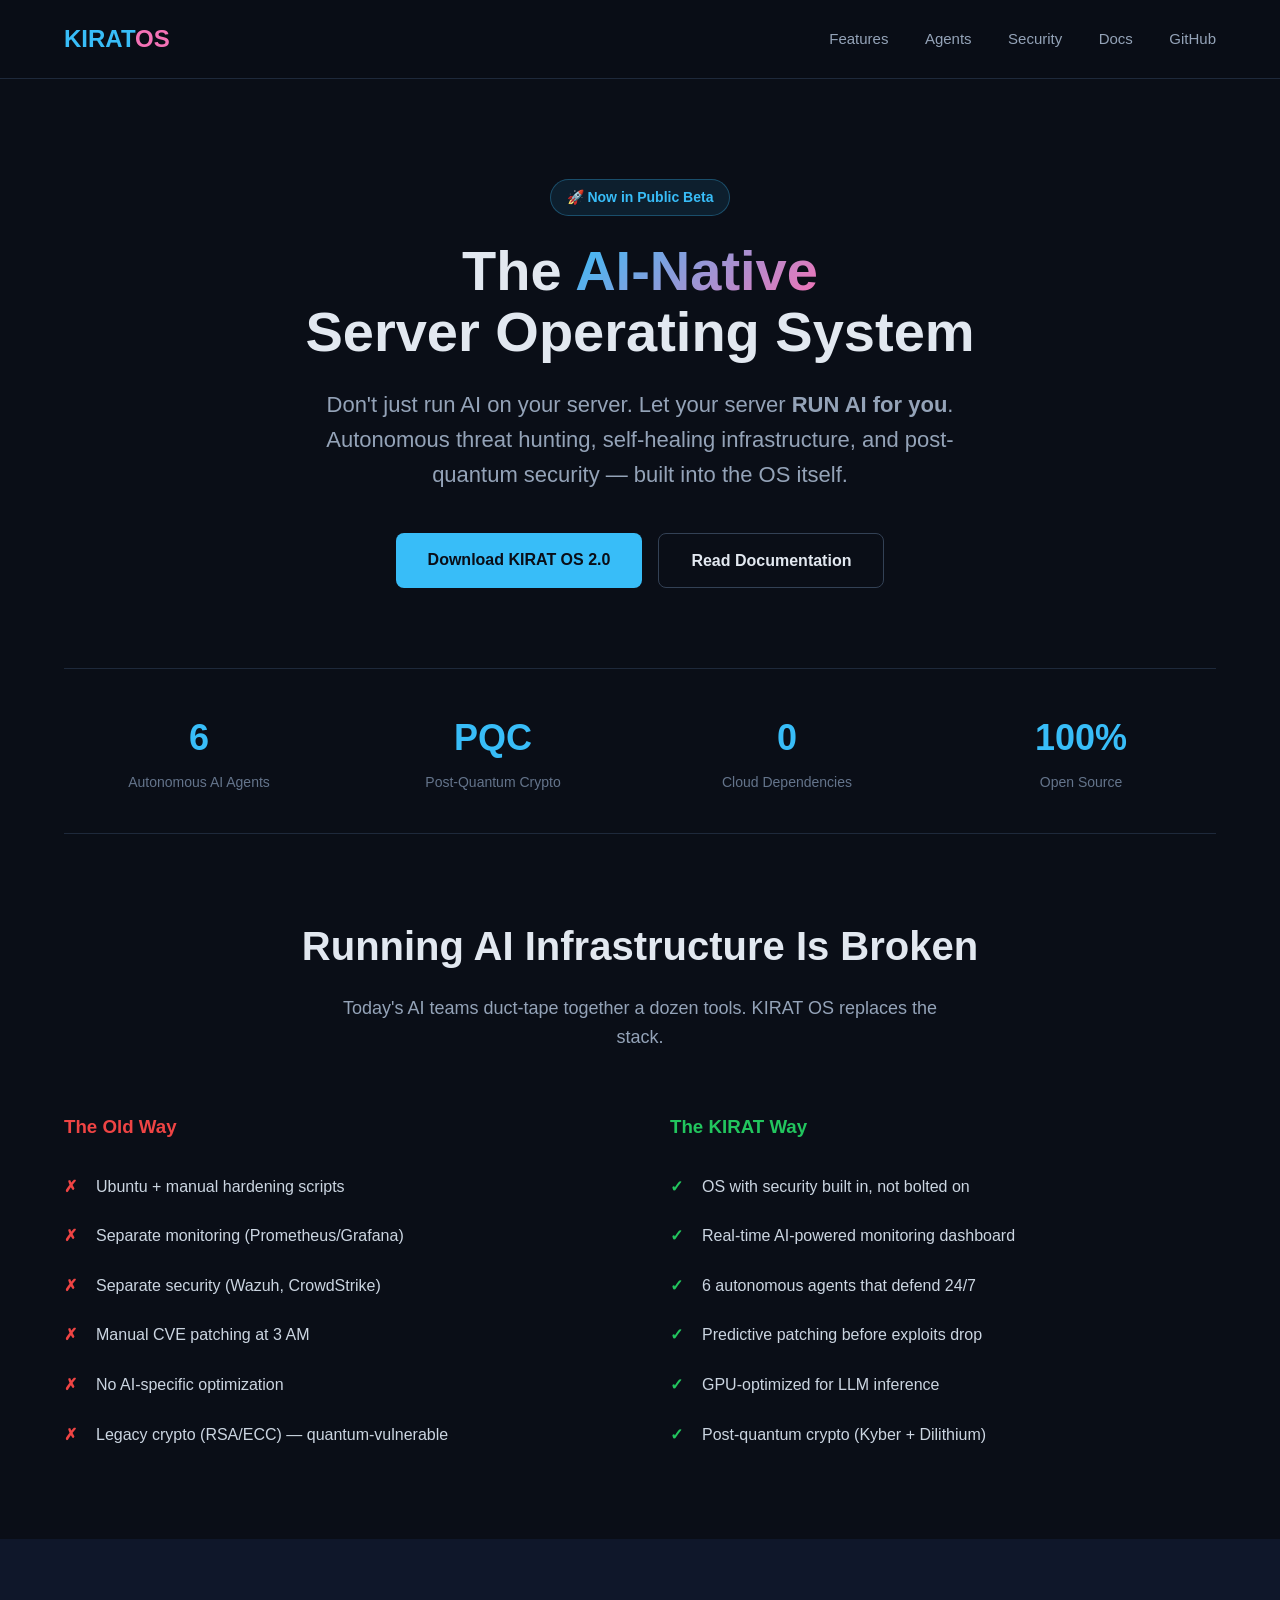
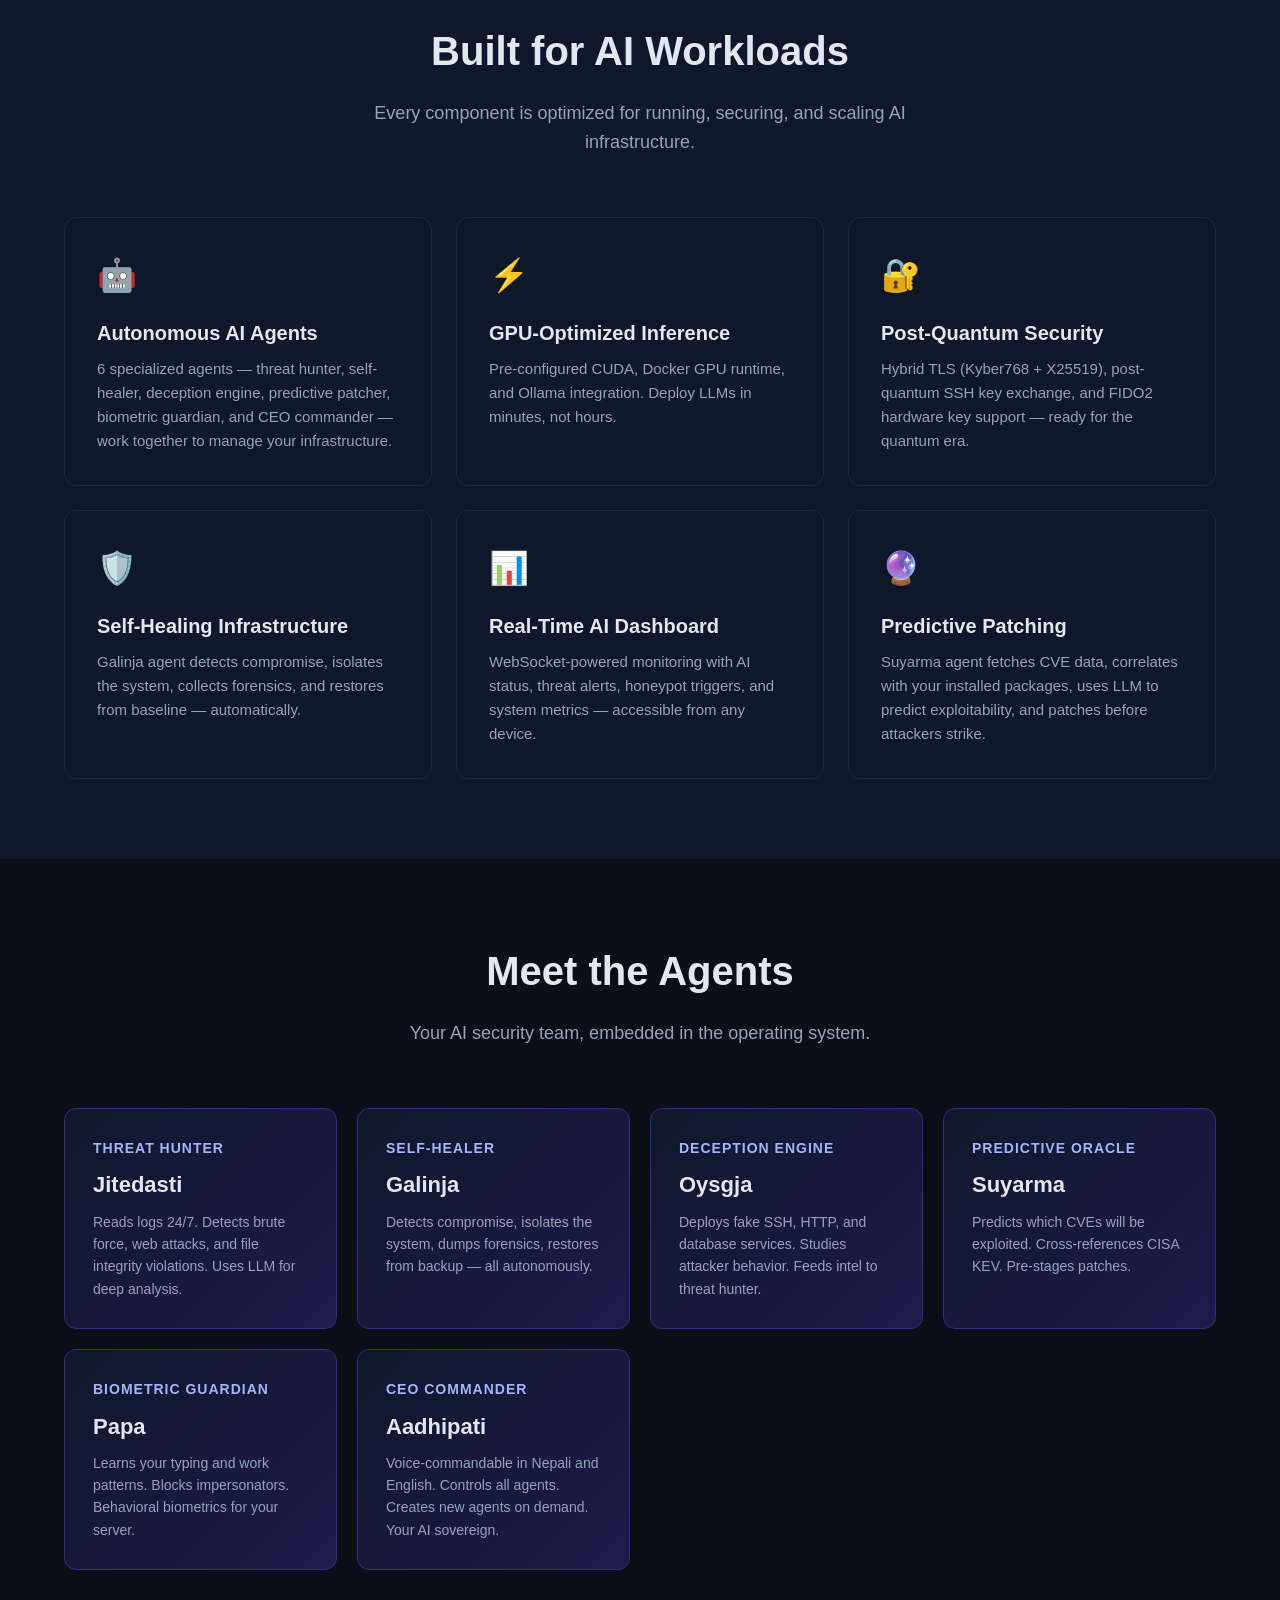
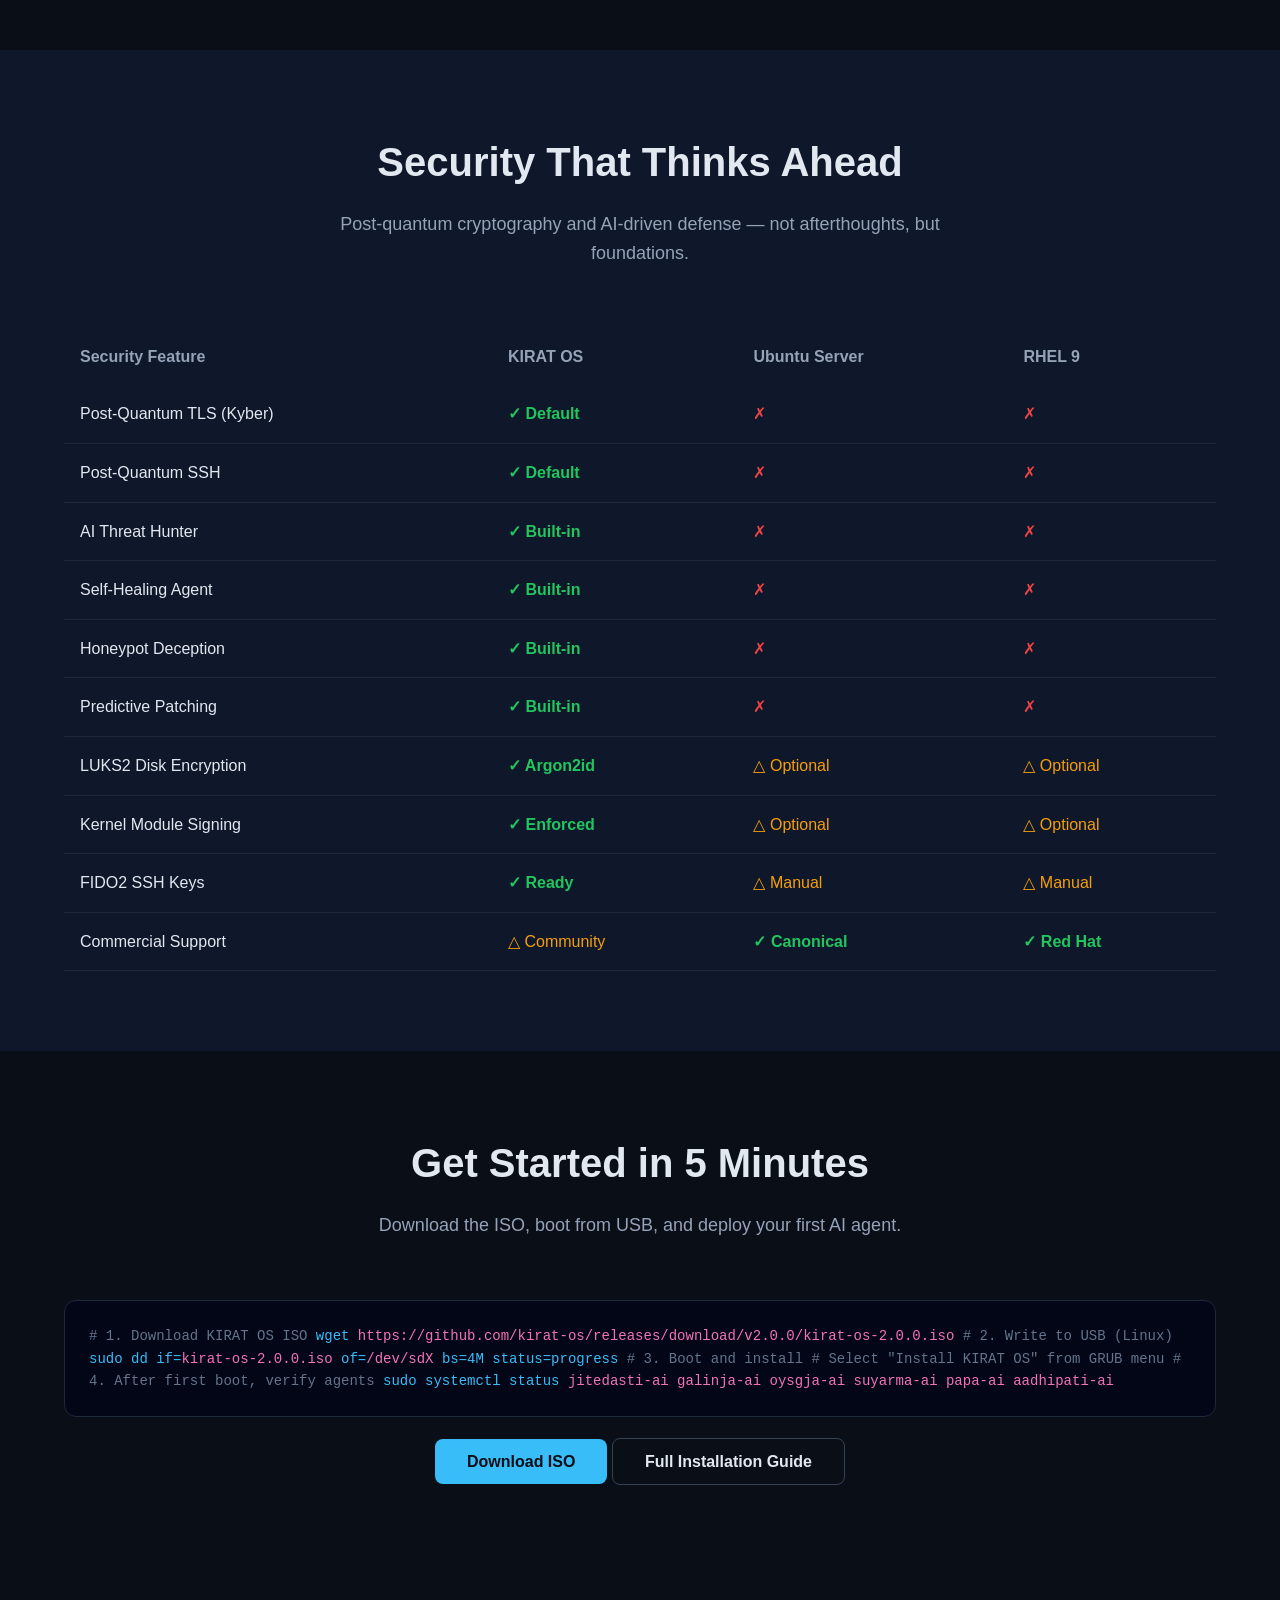
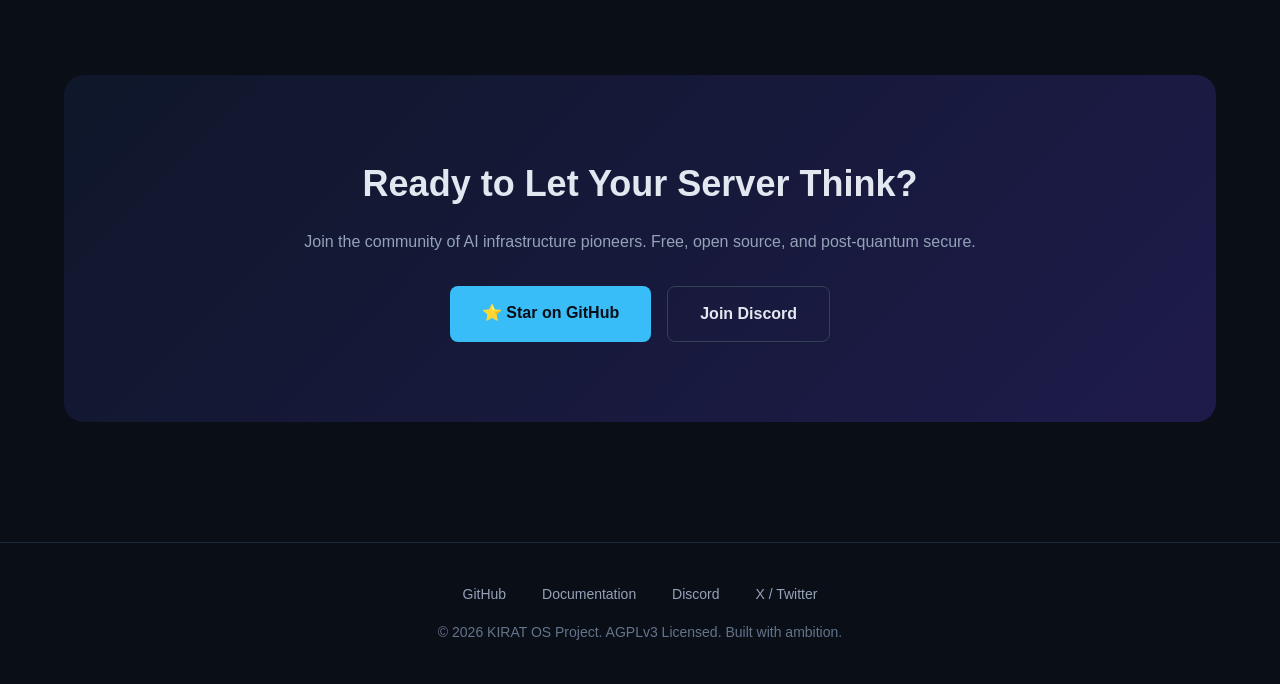
<file: landing-page.html>
<!DOCTYPE html>
<html lang="en">
<head>
    <meta charset="UTF-8">
    <meta name="viewport" content="width=device-width, initial-scale=1.0">
    <title>KIRAT OS — The AI-Native Server Operating System</title>
    <meta name="description" content="KIRAT OS is the world's first AI-native server operating system. Don't just run AI on your server. Let your server RUN AI for you.">
    <style>
        * { margin: 0; padding: 0; box-sizing: border-box; }
        body {
            font-family: -apple-system, BlinkMacSystemFont, 'Segoe UI', Roboto, sans-serif;
            background: #0a0e17;
            color: #e2e8f0;
            line-height: 1.6;
        }
        .container { max-width: 1200px; margin: 0 auto; padding: 0 24px; }
        
        /* Header */
        header {
            padding: 20px 0;
            border-bottom: 1px solid #1e293b;
            position: sticky; top: 0; background: rgba(10,14,23,0.95); backdrop-filter: blur(10px); z-index: 100;
        }
        .nav { display: flex; justify-content: space-between; align-items: center; }
        .logo { font-size: 24px; font-weight: 800; color: #38bdf8; }
        .logo span { color: #f472b6; }
        .nav-links a { color: #94a3b8; text-decoration: none; margin-left: 32px; font-size: 15px; transition: color 0.2s; }
        .nav-links a:hover { color: #38bdf8; }
        
        /* Hero */
        .hero { padding: 100px 0 80px; text-align: center; }
        .badge {
            display: inline-block; background: rgba(56,189,248,0.1); color: #38bdf8;
            padding: 6px 16px; border-radius: 20px; font-size: 14px; font-weight: 600; margin-bottom: 24px;
            border: 1px solid rgba(56,189,248,0.3);
        }
        .hero h1 { font-size: 56px; font-weight: 800; line-height: 1.1; margin-bottom: 24px; }
        .hero h1 .gradient { background: linear-gradient(135deg, #38bdf8, #f472b6); -webkit-background-clip: text; -webkit-text-fill-color: transparent; }
        .hero .tagline { font-size: 22px; color: #94a3b8; max-width: 700px; margin: 0 auto 40px; }
        .cta-group { display: flex; gap: 16px; justify-content: center; flex-wrap: wrap; }
        .btn {
            padding: 14px 32px; border-radius: 8px; font-size: 16px; font-weight: 600;
            text-decoration: none; transition: all 0.2s; cursor: pointer; border: none;
        }
        .btn-primary { background: #38bdf8; color: #0a0e17; }
        .btn-primary:hover { background: #7dd3fc; transform: translateY(-2px); }
        .btn-secondary { background: transparent; color: #e2e8f0; border: 1px solid #334155; }
        .btn-secondary:hover { border-color: #38bdf8; color: #38bdf8; }
        
        /* Stats */
        .stats { display: grid; grid-template-columns: repeat(auto-fit, minmax(200px, 1fr)); gap: 24px; padding: 40px 0; border-top: 1px solid #1e293b; border-bottom: 1px solid #1e293b; }
        .stat { text-align: center; }
        .stat-number { font-size: 36px; font-weight: 800; color: #38bdf8; }
        .stat-label { font-size: 14px; color: #64748b; margin-top: 4px; }
        
        /* Sections */
        section { padding: 80px 0; }
        .section-header { text-align: center; margin-bottom: 60px; }
        .section-header h2 { font-size: 40px; font-weight: 700; margin-bottom: 16px; }
        .section-header p { font-size: 18px; color: #94a3b8; max-width: 600px; margin: 0 auto; }
        
        /* Problem/Solution */
        .problem-grid { display: grid; grid-template-columns: 1fr 1fr; gap: 60px; align-items: center; }
        .problem-list { list-style: none; }
        .problem-list li { padding: 12px 0; padding-left: 32px; position: relative; color: #cbd5e1; }
        .problem-list li::before { content: "✗"; position: absolute; left: 0; color: #ef4444; font-weight: bold; }
        .solution-list li::before { content: "✓"; color: #22c55e; }
        
        /* Features */
        .features-grid { display: grid; grid-template-columns: repeat(auto-fit, minmax(300px, 1fr)); gap: 24px; }
        .feature-card {
            background: #0f172a; border: 1px solid #1e293b; border-radius: 12px;
            padding: 32px; transition: all 0.2s;
        }
        .feature-card:hover { border-color: #38bdf8; transform: translateY(-4px); }
        .feature-icon { font-size: 32px; margin-bottom: 16px; }
        .feature-card h3 { font-size: 20px; margin-bottom: 8px; }
        .feature-card p { color: #94a3b8; font-size: 15px; }
        
        /* Agents */
        .agent-row { display: grid; grid-template-columns: repeat(auto-fit, minmax(250px, 1fr)); gap: 20px; }
        .agent-card {
            background: linear-gradient(135deg, #0f172a, #1e1b4b); border: 1px solid #312e81;
            border-radius: 12px; padding: 28px;
        }
        .agent-card h4 { color: #a5b4fc; font-size: 14px; text-transform: uppercase; letter-spacing: 1px; margin-bottom: 8px; }
        .agent-card .name { font-size: 22px; font-weight: 700; margin-bottom: 8px; }
        .agent-card .desc { color: #94a3b8; font-size: 14px; }
        
        /* Code block */
        .code-block {
            background: #020617; border: 1px solid #1e293b; border-radius: 12px;
            padding: 24px; font-family: 'SF Mono', Monaco, monospace; font-size: 14px;
            overflow-x: auto; margin: 24px 0;
        }
        .code-block .comment { color: #64748b; }
        .code-block .cmd { color: #38bdf8; }
        .code-block .arg { color: #f472b6; }
        
        /* Comparison */
        .compare-table { width: 100%; border-collapse: collapse; margin-top: 32px; }
        .compare-table th { text-align: left; padding: 16px; background: #0f172a; color: #94a3b8; font-weight: 600; }
        .compare-table td { padding: 16px; border-bottom: 1px solid #1e293b; }
        .compare-table tr:hover td { background: #0f172a; }
        .yes { color: #22c55e; font-weight: 600; }
        .no { color: #ef4444; }
        .partial { color: #f59e0b; }
        
        /* CTA Section */
        .cta-section { text-align: center; background: linear-gradient(135deg, #0f172a, #1e1b4b); border-radius: 20px; padding: 80px 40px; margin: 40px 0; }
        .cta-section h2 { font-size: 36px; margin-bottom: 16px; }
        .cta-section p { color: #94a3b8; margin-bottom: 32px; }
        
        /* Footer */
        footer { border-top: 1px solid #1e293b; padding: 40px 0; text-align: center; color: #64748b; font-size: 14px; }
        footer a { color: #94a3b8; text-decoration: none; margin: 0 16px; }
        footer a:hover { color: #38bdf8; }
        
        /* Mobile */
        @media (max-width: 768px) {
            .hero h1 { font-size: 36px; }
            .hero .tagline { font-size: 18px; }
            .problem-grid { grid-template-columns: 1fr; }
            .nav-links { display: none; }
        }
    </style>
</head>
<body>

<header>
    <div class="container nav">
        <div class="logo">KIRAT<span>OS</span></div>
        <nav class="nav-links">
            <a href="#features">Features</a>
            <a href="#agents">Agents</a>
            <a href="#security">Security</a>
            <a href="https://docs.kirat-os.org">Docs</a>
            <a href="https://github.com/kirat-os">GitHub</a>
        </nav>
    </div>
</header>

<section class="hero">
    <div class="container">
        <div class="badge">🚀 Now in Public Beta</div>
        <h1>The <span class="gradient">AI-Native</span><br>Server Operating System</h1>
        <p class="tagline">Don't just run AI on your server. Let your server <strong>RUN AI for you</strong>. Autonomous threat hunting, self-healing infrastructure, and post-quantum security — built into the OS itself.</p>
        <div class="cta-group">
            <a href="https://github.com/kirat-os/kirat-os/releases" class="btn btn-primary">Download KIRAT OS 2.0</a>
            <a href="https://docs.kirat-os.org" class="btn btn-secondary">Read Documentation</a>
        </div>
    </div>
</section>

<section style="padding: 0;">
    <div class="container">
        <div class="stats">
            <div class="stat">
                <div class="stat-number">6</div>
                <div class="stat-label">Autonomous AI Agents</div>
            </div>
            <div class="stat">
                <div class="stat-number">PQC</div>
                <div class="stat-label">Post-Quantum Crypto</div>
            </div>
            <div class="stat">
                <div class="stat-number">0</div>
                <div class="stat-label">Cloud Dependencies</div>
            </div>
            <div class="stat">
                <div class="stat-number">100%</div>
                <div class="stat-label">Open Source</div>
            </div>
        </div>
    </div>
</section>

<section id="problem">
    <div class="container">
        <div class="section-header">
            <h2>Running AI Infrastructure Is Broken</h2>
            <p>Today's AI teams duct-tape together a dozen tools. KIRAT OS replaces the stack.</p>
        </div>
        <div class="problem-grid">
            <div>
                <h3 style="color: #ef4444; margin-bottom: 20px;">The Old Way</h3>
                <ul class="problem-list">
                    <li>Ubuntu + manual hardening scripts</li>
                    <li>Separate monitoring (Prometheus/Grafana)</li>
                    <li>Separate security (Wazuh, CrowdStrike)</li>
                    <li>Manual CVE patching at 3 AM</li>
                    <li>No AI-specific optimization</li>
                    <li>Legacy crypto (RSA/ECC) — quantum-vulnerable</li>
                </ul>
            </div>
            <div>
                <h3 style="color: #22c55e; margin-bottom: 20px;">The KIRAT Way</h3>
                <ul class="problem-list solution-list">
                    <li>OS with security built in, not bolted on</li>
                    <li>Real-time AI-powered monitoring dashboard</li>
                    <li>6 autonomous agents that defend 24/7</li>
                    <li>Predictive patching before exploits drop</li>
                    <li>GPU-optimized for LLM inference</li>
                    <li>Post-quantum crypto (Kyber + Dilithium)</li>
                </ul>
            </div>
        </div>
    </div>
</section>

<section id="features" style="background: #0f172a;">
    <div class="container">
        <div class="section-header">
            <h2>Built for AI Workloads</h2>
            <p>Every component is optimized for running, securing, and scaling AI infrastructure.</p>
        </div>
        <div class="features-grid">
            <div class="feature-card">
                <div class="feature-icon">🤖</div>
                <h3>Autonomous AI Agents</h3>
                <p>6 specialized agents — threat hunter, self-healer, deception engine, predictive patcher, biometric guardian, and CEO commander — work together to manage your infrastructure.</p>
            </div>
            <div class="feature-card">
                <div class="feature-icon">⚡</div>
                <h3>GPU-Optimized Inference</h3>
                <p>Pre-configured CUDA, Docker GPU runtime, and Ollama integration. Deploy LLMs in minutes, not hours.</p>
            </div>
            <div class="feature-card">
                <div class="feature-icon">🔐</div>
                <h3>Post-Quantum Security</h3>
                <p>Hybrid TLS (Kyber768 + X25519), post-quantum SSH key exchange, and FIDO2 hardware key support — ready for the quantum era.</p>
            </div>
            <div class="feature-card">
                <div class="feature-icon">🛡️</div>
                <h3>Self-Healing Infrastructure</h3>
                <p>Galinja agent detects compromise, isolates the system, collects forensics, and restores from baseline — automatically.</p>
            </div>
            <div class="feature-card">
                <div class="feature-icon">📊</div>
                <h3>Real-Time AI Dashboard</h3>
                <p>WebSocket-powered monitoring with AI status, threat alerts, honeypot triggers, and system metrics — accessible from any device.</p>
            </div>
            <div class="feature-card">
                <div class="feature-icon">🔮</div>
                <h3>Predictive Patching</h3>
                <p>Suyarma agent fetches CVE data, correlates with your installed packages, uses LLM to predict exploitability, and patches before attackers strike.</p>
            </div>
        </div>
    </div>
</section>

<section id="agents">
    <div class="container">
        <div class="section-header">
            <h2>Meet the Agents</h2>
            <p>Your AI security team, embedded in the operating system.</p>
        </div>
        <div class="agent-row">
            <div class="agent-card">
                <h4>Threat Hunter</h4>
                <div class="name">Jitedasti</div>
                <div class="desc">Reads logs 24/7. Detects brute force, web attacks, and file integrity violations. Uses LLM for deep analysis.</div>
            </div>
            <div class="agent-card">
                <h4>Self-Healer</h4>
                <div class="name">Galinja</div>
                <div class="desc">Detects compromise, isolates the system, dumps forensics, restores from backup — all autonomously.</div>
            </div>
            <div class="agent-card">
                <h4>Deception Engine</h4>
                <div class="name">Oysgja</div>
                <div class="desc">Deploys fake SSH, HTTP, and database services. Studies attacker behavior. Feeds intel to threat hunter.</div>
            </div>
            <div class="agent-card">
                <h4>Predictive Oracle</h4>
                <div class="name">Suyarma</div>
                <div class="desc">Predicts which CVEs will be exploited. Cross-references CISA KEV. Pre-stages patches.</div>
            </div>
            <div class="agent-card">
                <h4>Biometric Guardian</h4>
                <div class="name">Papa</div>
                <div class="desc">Learns your typing and work patterns. Blocks impersonators. Behavioral biometrics for your server.</div>
            </div>
            <div class="agent-card">
                <h4>CEO Commander</h4>
                <div class="name">Aadhipati</div>
                <div class="desc">Voice-commandable in Nepali and English. Controls all agents. Creates new agents on demand. Your AI sovereign.</div>
            </div>
        </div>
    </div>
</section>

<section id="security" style="background: #0f172a;">
    <div class="container">
        <div class="section-header">
            <h2>Security That Thinks Ahead</h2>
            <p>Post-quantum cryptography and AI-driven defense — not afterthoughts, but foundations.</p>
        </div>
        <table class="compare-table">
            <thead>
                <tr>
                    <th>Security Feature</th>
                    <th>KIRAT OS</th>
                    <th>Ubuntu Server</th>
                    <th>RHEL 9</th>
                </tr>
            </thead>
            <tbody>
                <tr><td>Post-Quantum TLS (Kyber)</td><td class="yes">✓ Default</td><td class="no">✗</td><td class="no">✗</td></tr>
                <tr><td>Post-Quantum SSH</td><td class="yes">✓ Default</td><td class="no">✗</td><td class="no">✗</td></tr>
                <tr><td>AI Threat Hunter</td><td class="yes">✓ Built-in</td><td class="no">✗</td><td class="no">✗</td></tr>
                <tr><td>Self-Healing Agent</td><td class="yes">✓ Built-in</td><td class="no">✗</td><td class="no">✗</td></tr>
                <tr><td>Honeypot Deception</td><td class="yes">✓ Built-in</td><td class="no">✗</td><td class="no">✗</td></tr>
                <tr><td>Predictive Patching</td><td class="yes">✓ Built-in</td><td class="no">✗</td><td class="no">✗</td></tr>
                <tr><td>LUKS2 Disk Encryption</td><td class="yes">✓ Argon2id</td><td class="partial">△ Optional</td><td class="partial">△ Optional</td></tr>
                <tr><td>Kernel Module Signing</td><td class="yes">✓ Enforced</td><td class="partial">△ Optional</td><td class="partial">△ Optional</td></tr>
                <tr><td>FIDO2 SSH Keys</td><td class="yes">✓ Ready</td><td class="partial">△ Manual</td><td class="partial">△ Manual</td></tr>
                <tr><td>Commercial Support</td><td class="partial">△ Community</td><td class="yes">✓ Canonical</td><td class="yes">✓ Red Hat</td></tr>
            </tbody>
        </table>
    </div>
</section>

<section>
    <div class="container">
        <div class="section-header">
            <h2>Get Started in 5 Minutes</h2>
            <p>Download the ISO, boot from USB, and deploy your first AI agent.</p>
        </div>
        <div class="code-block">
<span class="comment"># 1. Download KIRAT OS ISO</span>
<span class="cmd">wget</span> <span class="arg">https://github.com/kirat-os/releases/download/v2.0.0/kirat-os-2.0.0.iso</span>

<span class="comment"># 2. Write to USB (Linux)</span>
<span class="cmd">sudo dd if=</span><span class="arg">kirat-os-2.0.0.iso</span> <span class="cmd">of=</span><span class="arg">/dev/sdX</span> <span class="cmd">bs=4M status=progress</span>

<span class="comment"># 3. Boot and install</span>
<span class="comment"># Select "Install KIRAT OS" from GRUB menu</span>

<span class="comment"># 4. After first boot, verify agents</span>
<span class="cmd">sudo systemctl status</span> <span class="arg">jitedasti-ai galinja-ai oysgja-ai suyarma-ai papa-ai aadhipati-ai</span>
        </div>
        <div style="text-align: center; margin-top: 32px;">
            <a href="https://github.com/kirat-os/kirat-os/releases" class="btn btn-primary">Download ISO</a>
            <a href="https://docs.kirat-os.org/installation" class="btn btn-secondary">Full Installation Guide</a>
        </div>
    </div>
</section>

<section>
    <div class="container">
        <div class="cta-section">
            <h2>Ready to Let Your Server Think?</h2>
            <p>Join the community of AI infrastructure pioneers. Free, open source, and post-quantum secure.</p>
            <div class="cta-group" style="justify-content: center;">
                <a href="https://github.com/kirat-os" class="btn btn-primary">⭐ Star on GitHub</a>
                <a href="https://discord.gg/kirat-os" class="btn btn-secondary">Join Discord</a>
            </div>
        </div>
    </div>
</section>

<footer>
    <div class="container">
        <p>
            <a href="https://github.com/kirat-os">GitHub</a>
            <a href="https://docs.kirat-os.org">Documentation</a>
            <a href="https://discord.gg/kirat-os">Discord</a>
            <a href="https://twitter.com/kirat_os">X / Twitter</a>
        </p>
        <p style="margin-top: 16px;">© 2026 KIRAT OS Project. AGPLv3 Licensed. Built with ambition.</p>
    </div>
</footer>

</body>
</html>
</file>
